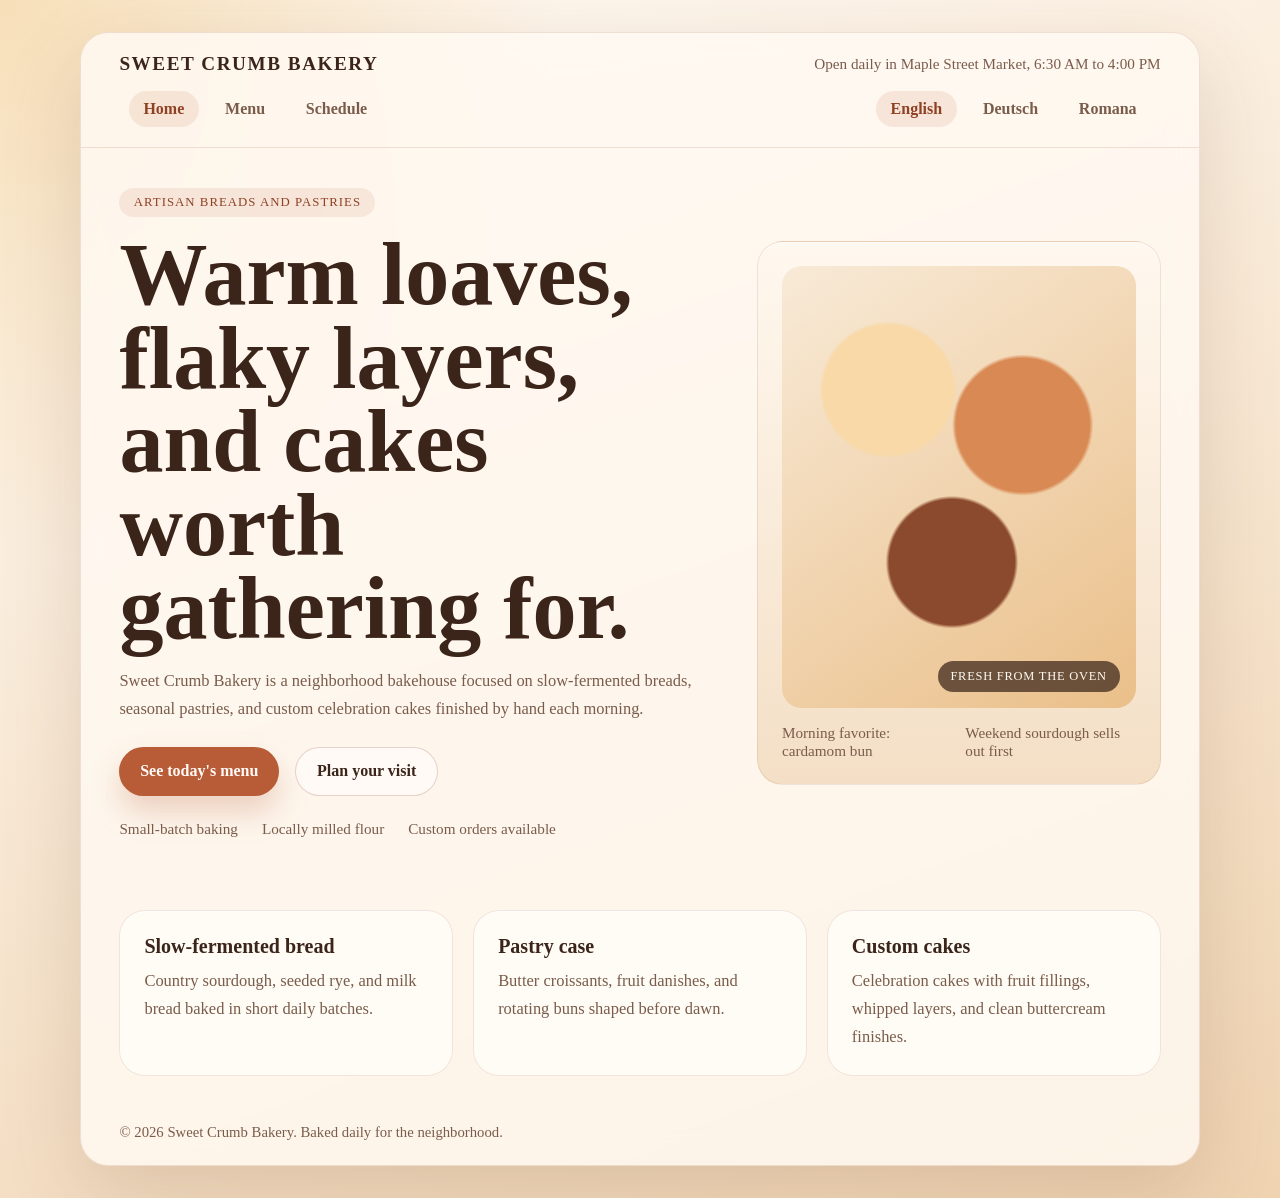
<file: index.html>
<!DOCTYPE html>
<html lang="en">
<head>
  <meta charset="UTF-8" />
  <meta name="viewport" content="width=device-width, initial-scale=1.0" />
  <meta name="description" content="Sweet Crumb Bakery crafts small-batch breads, pastries, and celebration cakes daily." />
  <title>Sweet Crumb Bakery | Home</title>
  <link rel="stylesheet" href="styles.css" />
</head>
<body>
  <main class="page">
    <header class="topbar">
      <div class="brand">Sweet Crumb Bakery</div>
      <div class="status">Open daily in Maple Street Market, 6:30 AM to 4:00 PM</div>
    </header>
    <nav class="navbar" aria-label="Main navigation">
      <div class="nav-links">
        <a class="nav-link active" href="index.html">Home</a>
        <a class="nav-link" href="menu.html">Menu</a>
        <a class="nav-link" href="schedule.html">Schedule</a>
      </div>
      <div class="language-links" aria-label="Language navigation">
        <a class="language-link active" href="index.html" lang="en">English</a>
        <a class="language-link" href="index-de.html" lang="de">Deutsch</a>
        <a class="language-link" href="index-ro.html" lang="ro">Romana</a>
      </div>
    </nav>

    <section class="hero">
      <div class="hero-copy">
        <span class="eyebrow">Artisan breads and pastries</span>
        <h1>Warm loaves, flaky layers, and cakes worth gathering for.</h1>
        <p>
          Sweet Crumb Bakery is a neighborhood bakehouse focused on slow-fermented breads,
          seasonal pastries, and custom celebration cakes finished by hand each morning.
        </p>
        <div class="cta-row">
          <a class="button primary" href="menu.html">See today's menu</a>
          <a class="button secondary" href="schedule.html">Plan your visit</a>
        </div>
        <div class="hero-notes">
          <span>Small-batch baking</span>
          <span>Locally milled flour</span>
          <span>Custom orders available</span>
        </div>
      </div>

      <aside class="hero-card" aria-label="Featured bakery selection">
        <div class="pastry-art" data-label="Fresh from the oven" role="img" aria-label="Illustrated assortment of pastries and bread"></div>
        <div class="card-caption">
          <span>Morning favorite: cardamom bun</span>
          <span>Weekend sourdough sells out first</span>
        </div>
      </aside>
    </section>

    <section class="section">
      <div class="grid-3">
        <article class="card">
          <h3>Slow-fermented bread</h3>
          <p>Country sourdough, seeded rye, and milk bread baked in short daily batches.</p>
        </article>
        <article class="card">
          <h3>Pastry case</h3>
          <p>Butter croissants, fruit danishes, and rotating buns shaped before dawn.</p>
        </article>
        <article class="card">
          <h3>Custom cakes</h3>
          <p>Celebration cakes with fruit fillings, whipped layers, and clean buttercream finishes.</p>
        </article>
      </div>
    </section>

    <footer class="footer">
      &copy; <span data-year></span> Sweet Crumb Bakery. Baked daily for the neighborhood.
    </footer>
  </main>
  <script src="script.js"></script>
</body>
</html>
</file>
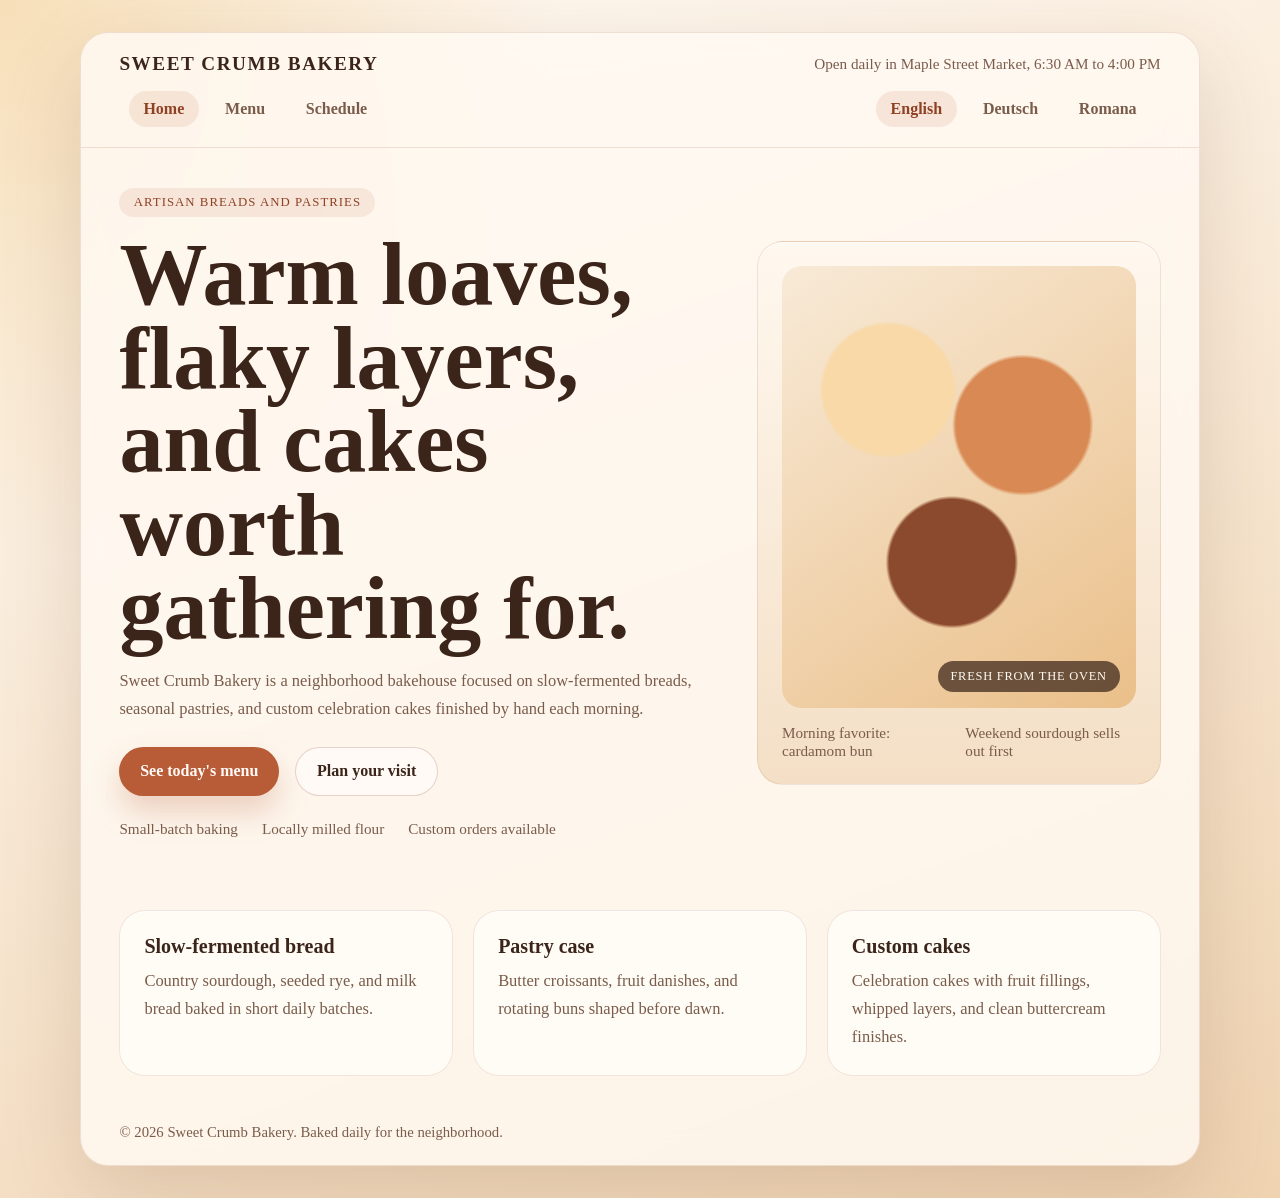
<file: s3_bucket/index.html>
<!DOCTYPE html>
<html lang="en">
<head>
  <meta charset="UTF-8" />
  <meta name="viewport" content="width=device-width, initial-scale=1.0" />
  <meta name="description" content="Sweet Crumb Bakery crafts small-batch breads, pastries, and celebration cakes daily." />
  <title>Sweet Crumb Bakery | Home | Run</title>
  <link rel="stylesheet" href="styles.css" />
</head>
<body>
  <main class="page">
    <header class="topbar">
      <div class="brand">Sweet Crumb Bakery</div>
      <div class="status">Open daily in Maple Street Market, 6:30 AM to 4:00 PM</div>
    </header>
    <nav class="navbar" aria-label="Main navigation">
      <div class="nav-links">
        <a class="nav-link active" href="index.html">Home</a>
        <a class="nav-link" href="menu.html">Menu</a>
        <a class="nav-link" href="schedule.html">Schedule</a>
      </div>
      <div class="language-links" aria-label="Language navigation">
        <a class="language-link active" href="index.html" lang="en">English</a>
        <a class="language-link" href="index-de.html" lang="de">Deutsch</a>
        <a class="language-link" href="index-ro.html" lang="ro">Romana</a>
      </div>
    </nav>

    <section class="hero">
      <div class="hero-copy">
        <span class="eyebrow">Artisan breads and pastries</span>
        <h1>Warm loaves, flaky layers, and cakes worth gathering for.</h1>
        <p>
          Sweet Crumb Bakery is a neighborhood bakehouse focused on slow-fermented breads,
          seasonal pastries, and custom celebration cakes finished by hand each morning.
        </p>
        <div class="cta-row">
          <a class="button primary" href="menu.html">See today's menu</a>
          <a class="button secondary" href="schedule.html">Plan your visit</a>
        </div>
        <div class="hero-notes">
          <span>Small-batch baking</span>
          <span>Locally milled flour</span>
          <span>Custom orders available</span>
        </div>
      </div>

      <aside class="hero-card" aria-label="Featured bakery selection">
        <div class="pastry-art" data-label="Fresh from the oven" role="img" aria-label="Illustrated assortment of pastries and bread"></div>
        <div class="card-caption">
          <span>Morning favorite: cardamom bun</span>
          <span>Weekend sourdough sells out first</span>
        </div>
      </aside>
    </section>

    <section class="section">
      <div class="grid-3">
        <article class="card">
          <h3>Slow-fermented bread</h3>
          <p>Country sourdough, seeded rye, and milk bread baked in short daily batches.</p>
        </article>
        <article class="card">
          <h3>Pastry case</h3>
          <p>Butter croissants, fruit danishes, and rotating buns shaped before dawn.</p>
        </article>
        <article class="card">
          <h3>Custom cakes</h3>
          <p>Celebration cakes with fruit fillings, whipped layers, and clean buttercream finishes.</p>
        </article>
      </div>
    </section>

    <footer class="footer">
      &copy; <span data-year></span> Sweet Crumb Bakery. Baked daily for the neighborhood.
    </footer>
  </main>
  <script src="script.js"></script>
</body>
</html>
</file>
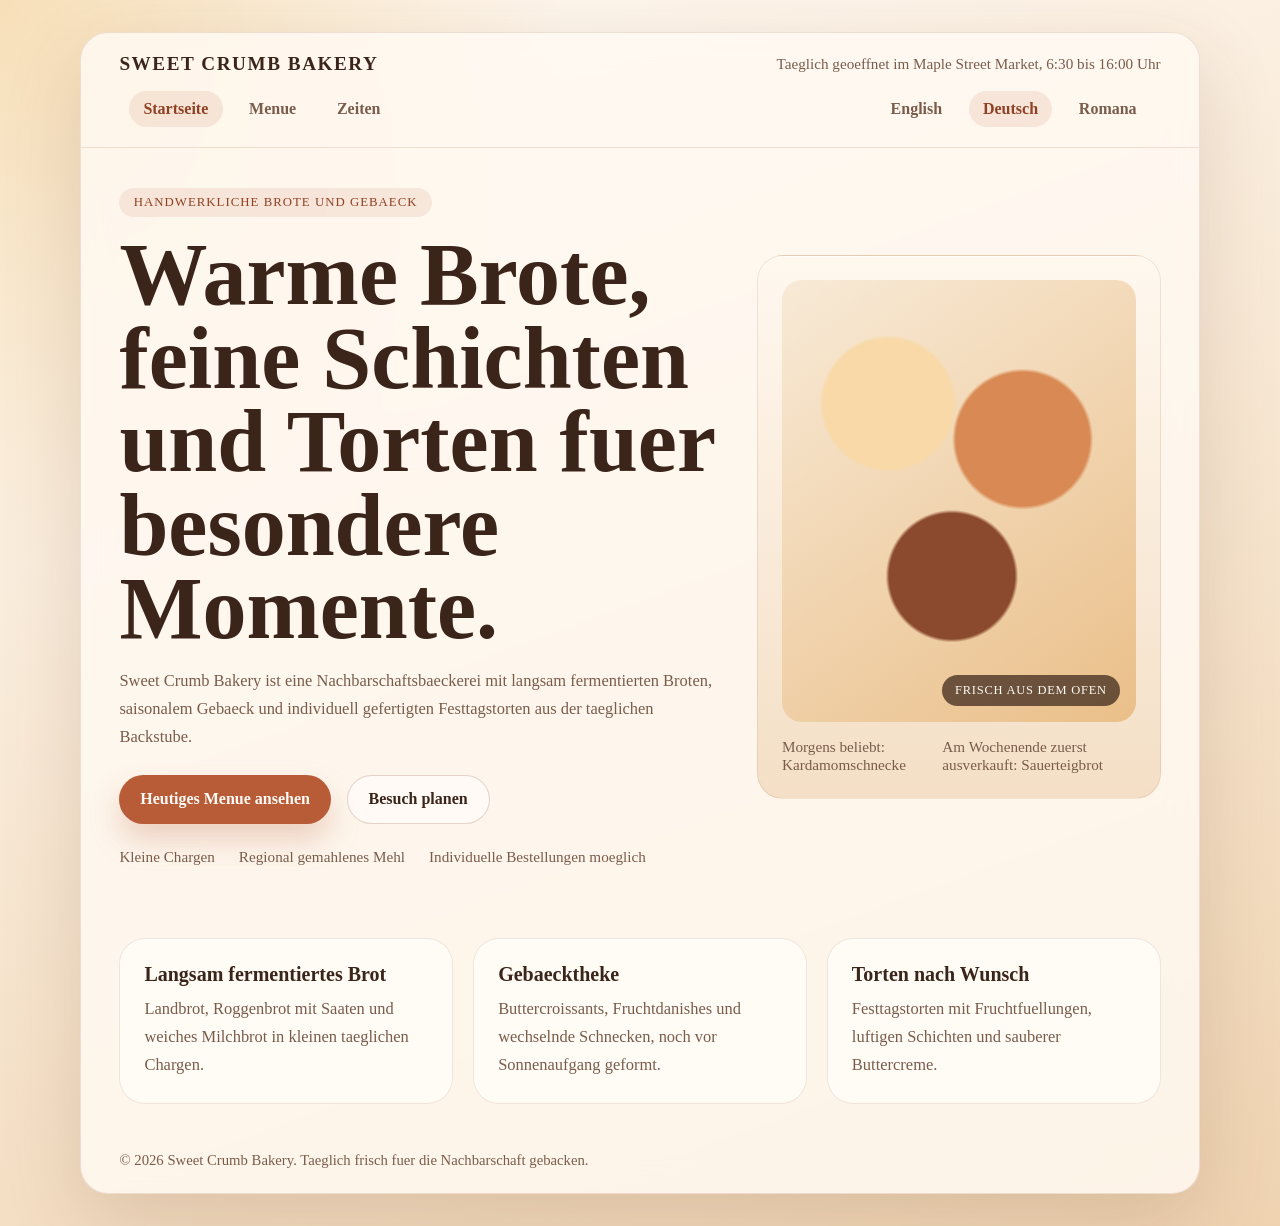
<file: index-de.html>
<!DOCTYPE html>
<html lang="de">
<head>
  <meta charset="UTF-8" />
  <meta name="viewport" content="width=device-width, initial-scale=1.0" />
  <meta name="description" content="Sweet Crumb Bakery backt taeglich handwerkliche Brote, Gebaeck und Torten." />
  <title>Sweet Crumb Bakery | Startseite</title>
  <link rel="stylesheet" href="styles.css" />
</head>
<body>
  <main class="page">
    <header class="topbar">
      <div class="brand">Sweet Crumb Bakery</div>
      <div class="status">Taeglich geoeffnet im Maple Street Market, 6:30 bis 16:00 Uhr</div>
    </header>
    <nav class="navbar" aria-label="Hauptnavigation">
      <div class="nav-links">
        <a class="nav-link active" href="index-de.html">Startseite</a>
        <a class="nav-link" href="menu-de.html">Menue</a>
        <a class="nav-link" href="schedule-de.html">Zeiten</a>
      </div>
      <div class="language-links" aria-label="Sprachauswahl">
        <a class="language-link" href="index.html" lang="en">English</a>
        <a class="language-link active" href="index-de.html" lang="de">Deutsch</a>
        <a class="language-link" href="index-ro.html" lang="ro">Romana</a>
      </div>
    </nav>

    <section class="hero">
      <div class="hero-copy">
        <span class="eyebrow">Handwerkliche Brote und Gebaeck</span>
        <h1>Warme Brote, feine Schichten und Torten fuer besondere Momente.</h1>
        <p>
          Sweet Crumb Bakery ist eine Nachbarschaftsbaeckerei mit langsam fermentierten Broten,
          saisonalem Gebaeck und individuell gefertigten Festtagstorten aus der taeglichen Backstube.
        </p>
        <div class="cta-row">
          <a class="button primary" href="menu-de.html">Heutiges Menue ansehen</a>
          <a class="button secondary" href="schedule-de.html">Besuch planen</a>
        </div>
        <div class="hero-notes">
          <span>Kleine Chargen</span>
          <span>Regional gemahlenes Mehl</span>
          <span>Individuelle Bestellungen moeglich</span>
        </div>
      </div>

      <aside class="hero-card" aria-label="Auswahl aus der Backstube">
        <div class="pastry-art" data-label="Frisch aus dem Ofen" role="img" aria-label="Illustrierte Auswahl an Gebaeck und Brot"></div>
        <div class="card-caption">
          <span>Morgens beliebt: Kardamomschnecke</span>
          <span>Am Wochenende zuerst ausverkauft: Sauerteigbrot</span>
        </div>
      </aside>
    </section>

    <section class="section">
      <div class="grid-3">
        <article class="card">
          <h3>Langsam fermentiertes Brot</h3>
          <p>Landbrot, Roggenbrot mit Saaten und weiches Milchbrot in kleinen taeglichen Chargen.</p>
        </article>
        <article class="card">
          <h3>Gebaecktheke</h3>
          <p>Buttercroissants, Fruchtdanishes und wechselnde Schnecken, noch vor Sonnenaufgang geformt.</p>
        </article>
        <article class="card">
          <h3>Torten nach Wunsch</h3>
          <p>Festtagstorten mit Fruchtfuellungen, luftigen Schichten und sauberer Buttercreme.</p>
        </article>
      </div>
    </section>

    <footer class="footer">
      &copy; <span data-year></span> Sweet Crumb Bakery. Taeglich frisch fuer die Nachbarschaft gebacken.
    </footer>
  </main>
  <script src="script.js"></script>
</body>
</html>
</file>
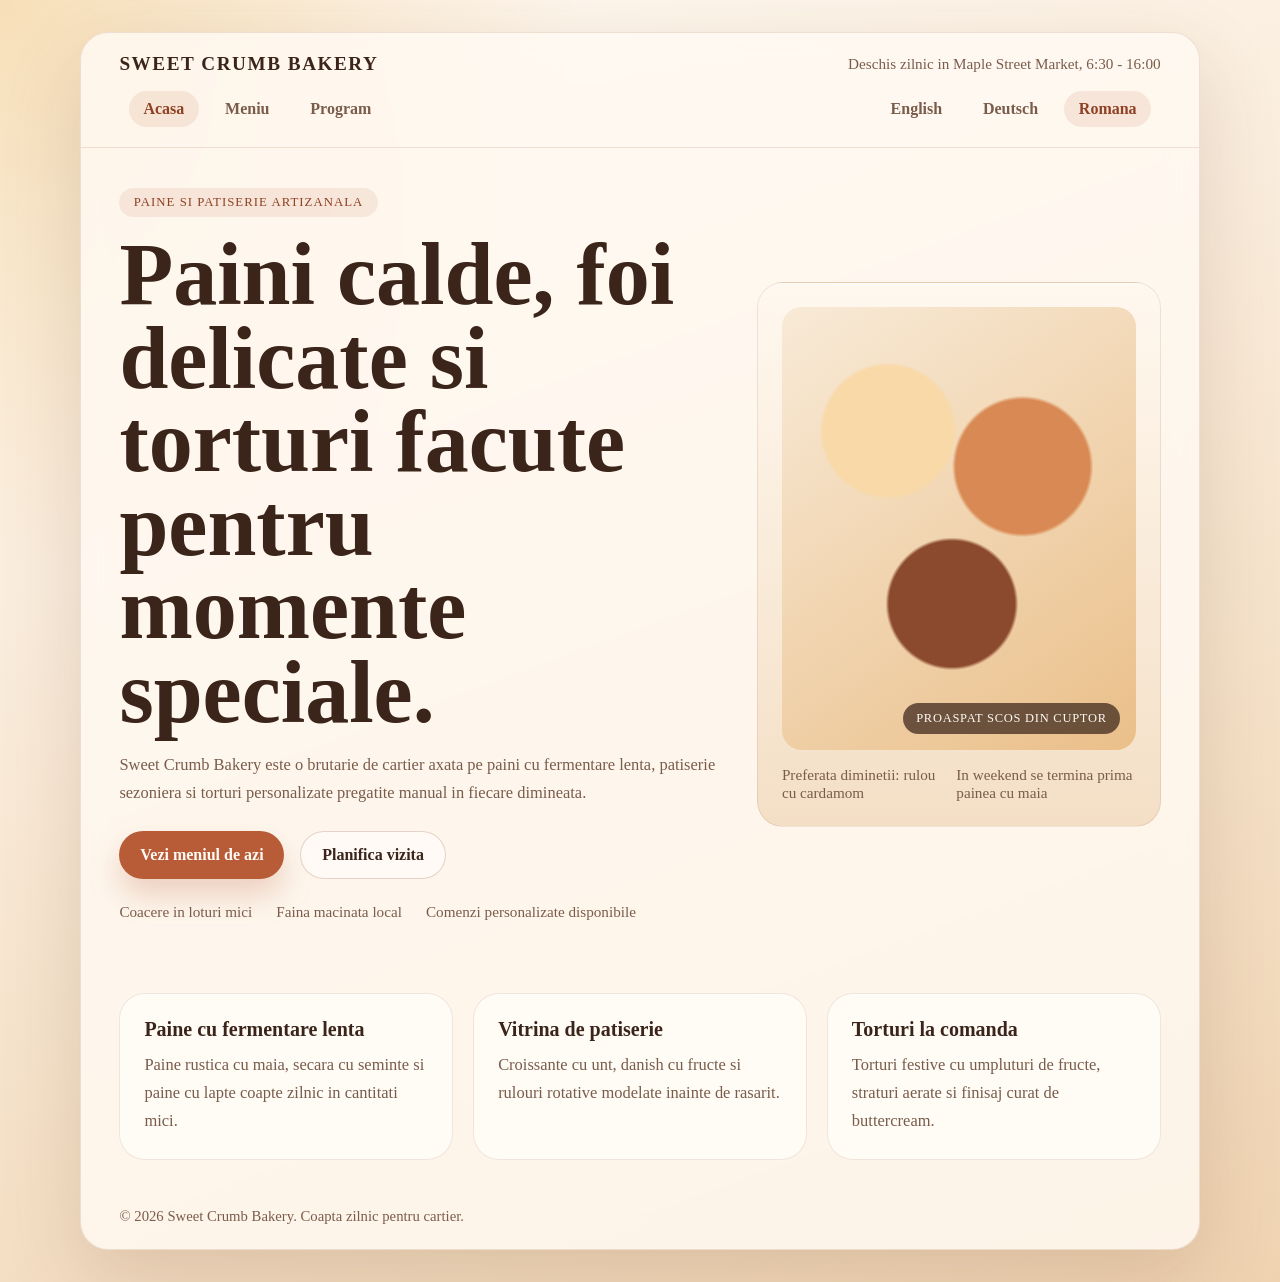
<file: index-ro.html>
<!DOCTYPE html>
<html lang="ro">
<head>
  <meta charset="UTF-8" />
  <meta name="viewport" content="width=device-width, initial-scale=1.0" />
  <meta name="description" content="Sweet Crumb Bakery pregateste zilnic paine artizanala, produse de patiserie si torturi." />
  <title>Sweet Crumb Bakery | Acasa</title>
  <link rel="stylesheet" href="styles.css" />
</head>
<body>
  <main class="page">
    <header class="topbar">
      <div class="brand">Sweet Crumb Bakery</div>
      <div class="status">Deschis zilnic in Maple Street Market, 6:30 - 16:00</div>
    </header>
    <nav class="navbar" aria-label="Navigatie principala">
      <div class="nav-links">
        <a class="nav-link active" href="index-ro.html">Acasa</a>
        <a class="nav-link" href="menu-ro.html">Meniu</a>
        <a class="nav-link" href="schedule-ro.html">Program</a>
      </div>
      <div class="language-links" aria-label="Selector limba">
        <a class="language-link" href="index.html" lang="en">English</a>
        <a class="language-link" href="index-de.html" lang="de">Deutsch</a>
        <a class="language-link active" href="index-ro.html" lang="ro">Romana</a>
      </div>
    </nav>

    <section class="hero">
      <div class="hero-copy">
        <span class="eyebrow">Paine si patiserie artizanala</span>
        <h1>Paini calde, foi delicate si torturi facute pentru momente speciale.</h1>
        <p>
          Sweet Crumb Bakery este o brutarie de cartier axata pe paini cu fermentare lenta,
          patiserie sezoniera si torturi personalizate pregatite manual in fiecare dimineata.
        </p>
        <div class="cta-row">
          <a class="button primary" href="menu-ro.html">Vezi meniul de azi</a>
          <a class="button secondary" href="schedule-ro.html">Planifica vizita</a>
        </div>
        <div class="hero-notes">
          <span>Coacere in loturi mici</span>
          <span>Faina macinata local</span>
          <span>Comenzi personalizate disponibile</span>
        </div>
      </div>

      <aside class="hero-card" aria-label="Selectie reprezentativa din brutarie">
        <div class="pastry-art" data-label="Proaspat scos din cuptor" role="img" aria-label="Ilustratie cu produse de patiserie si paine"></div>
        <div class="card-caption">
          <span>Preferata diminetii: rulou cu cardamom</span>
          <span>In weekend se termina prima painea cu maia</span>
        </div>
      </aside>
    </section>

    <section class="section">
      <div class="grid-3">
        <article class="card">
          <h3>Paine cu fermentare lenta</h3>
          <p>Paine rustica cu maia, secara cu seminte si paine cu lapte coapte zilnic in cantitati mici.</p>
        </article>
        <article class="card">
          <h3>Vitrina de patiserie</h3>
          <p>Croissante cu unt, danish cu fructe si rulouri rotative modelate inainte de rasarit.</p>
        </article>
        <article class="card">
          <h3>Torturi la comanda</h3>
          <p>Torturi festive cu umpluturi de fructe, straturi aerate si finisaj curat de buttercream.</p>
        </article>
      </div>
    </section>

    <footer class="footer">
      &copy; <span data-year></span> Sweet Crumb Bakery. Coapta zilnic pentru cartier.
    </footer>
  </main>
  <script src="script.js"></script>
</body>
</html>
</file>
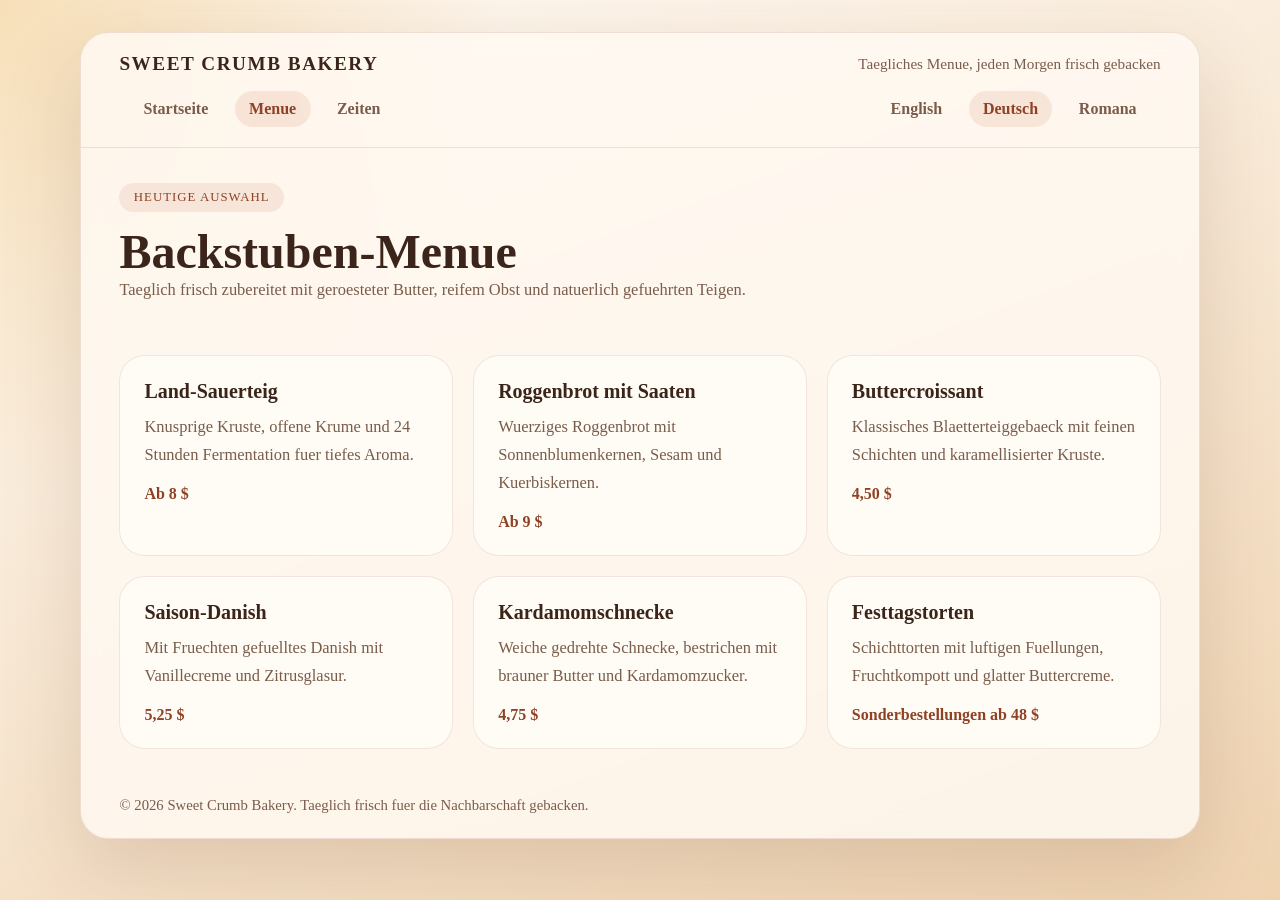
<file: menu-de.html>
<!DOCTYPE html>
<html lang="de">
<head>
  <meta charset="UTF-8" />
  <meta name="viewport" content="width=device-width, initial-scale=1.0" />
  <meta name="description" content="Entdecken Sie das taegliche Menue der Sweet Crumb Bakery." />
  <title>Sweet Crumb Bakery | Menue</title>
  <link rel="stylesheet" href="styles.css" />
</head>
<body>
  <main class="page">
    <header class="topbar">
      <div class="brand">Sweet Crumb Bakery</div>
      <div class="status">Taegliches Menue, jeden Morgen frisch gebacken</div>
    </header>
    <nav class="navbar" aria-label="Hauptnavigation">
      <div class="nav-links">
        <a class="nav-link" href="index-de.html">Startseite</a>
        <a class="nav-link active" href="menu-de.html">Menue</a>
        <a class="nav-link" href="schedule-de.html">Zeiten</a>
      </div>
      <div class="language-links" aria-label="Sprachauswahl">
        <a class="language-link" href="menu.html" lang="en">English</a>
        <a class="language-link active" href="menu-de.html" lang="de">Deutsch</a>
        <a class="language-link" href="menu-ro.html" lang="ro">Romana</a>
      </div>
    </nav>

    <section class="subhero">
      <span class="eyebrow">Heutige Auswahl</span>
      <h2>Backstuben-Menue</h2>
      <p>Taeglich frisch zubereitet mit geroesteter Butter, reifem Obst und natuerlich gefuehrten Teigen.</p>
    </section>

    <section class="section">
      <div class="grid-3">
        <article class="card">
          <h3>Land-Sauerteig</h3>
          <p>Knusprige Kruste, offene Krume und 24 Stunden Fermentation fuer tiefes Aroma.</p>
          <div class="price">Ab 8 $</div>
        </article>
        <article class="card">
          <h3>Roggenbrot mit Saaten</h3>
          <p>Wuerziges Roggenbrot mit Sonnenblumenkernen, Sesam und Kuerbiskernen.</p>
          <div class="price">Ab 9 $</div>
        </article>
        <article class="card">
          <h3>Buttercroissant</h3>
          <p>Klassisches Blaetterteiggebaeck mit feinen Schichten und karamellisierter Kruste.</p>
          <div class="price">4,50 $</div>
        </article>
        <article class="card">
          <h3>Saison-Danish</h3>
          <p>Mit Fruechten gefuelltes Danish mit Vanillecreme und Zitrusglasur.</p>
          <div class="price">5,25 $</div>
        </article>
        <article class="card">
          <h3>Kardamomschnecke</h3>
          <p>Weiche gedrehte Schnecke, bestrichen mit brauner Butter und Kardamomzucker.</p>
          <div class="price">4,75 $</div>
        </article>
        <article class="card">
          <h3>Festtagstorten</h3>
          <p>Schichttorten mit luftigen Fuellungen, Fruchtkompott und glatter Buttercreme.</p>
          <div class="price">Sonderbestellungen ab 48 $</div>
        </article>
      </div>
    </section>

    <footer class="footer">
      &copy; <span data-year></span> Sweet Crumb Bakery. Taeglich frisch fuer die Nachbarschaft gebacken.
    </footer>
  </main>
  <script src="script.js"></script>
</body>
</html>
</file>
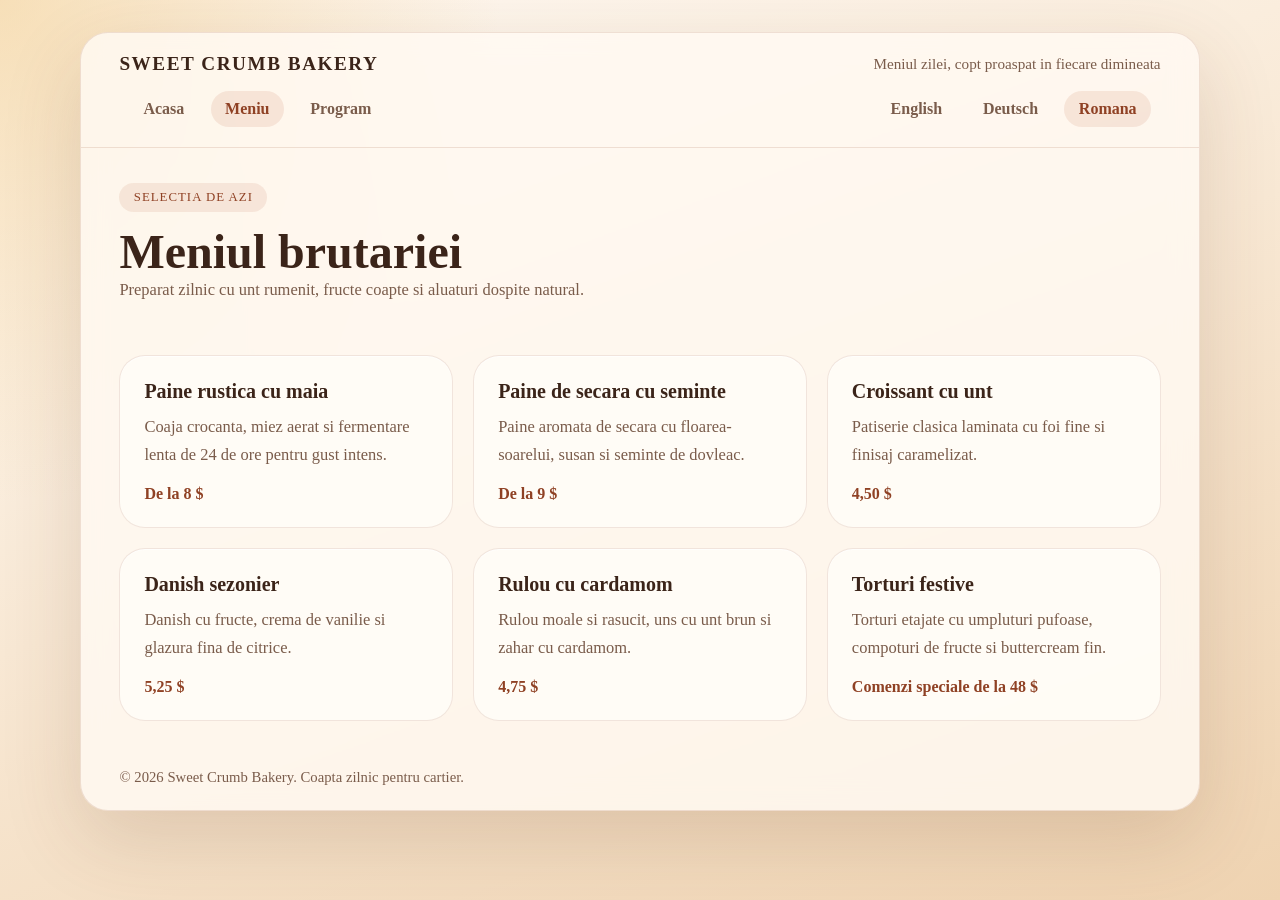
<file: menu-ro.html>
<!DOCTYPE html>
<html lang="ro">
<head>
  <meta charset="UTF-8" />
  <meta name="viewport" content="width=device-width, initial-scale=1.0" />
  <meta name="description" content="Descopera meniul zilnic al brutariei Sweet Crumb Bakery." />
  <title>Sweet Crumb Bakery | Meniu</title>
  <link rel="stylesheet" href="styles.css" />
</head>
<body>
  <main class="page">
    <header class="topbar">
      <div class="brand">Sweet Crumb Bakery</div>
      <div class="status">Meniul zilei, copt proaspat in fiecare dimineata</div>
    </header>
    <nav class="navbar" aria-label="Navigatie principala">
      <div class="nav-links">
        <a class="nav-link" href="index-ro.html">Acasa</a>
        <a class="nav-link active" href="menu-ro.html">Meniu</a>
        <a class="nav-link" href="schedule-ro.html">Program</a>
      </div>
      <div class="language-links" aria-label="Selector limba">
        <a class="language-link" href="menu.html" lang="en">English</a>
        <a class="language-link" href="menu-de.html" lang="de">Deutsch</a>
        <a class="language-link active" href="menu-ro.html" lang="ro">Romana</a>
      </div>
    </nav>

    <section class="subhero">
      <span class="eyebrow">Selectia de azi</span>
      <h2>Meniul brutariei</h2>
      <p>Preparat zilnic cu unt rumenit, fructe coapte si aluaturi dospite natural.</p>
    </section>

    <section class="section">
      <div class="grid-3">
        <article class="card">
          <h3>Paine rustica cu maia</h3>
          <p>Coaja crocanta, miez aerat si fermentare lenta de 24 de ore pentru gust intens.</p>
          <div class="price">De la 8 $</div>
        </article>
        <article class="card">
          <h3>Paine de secara cu seminte</h3>
          <p>Paine aromata de secara cu floarea-soarelui, susan si seminte de dovleac.</p>
          <div class="price">De la 9 $</div>
        </article>
        <article class="card">
          <h3>Croissant cu unt</h3>
          <p>Patiserie clasica laminata cu foi fine si finisaj caramelizat.</p>
          <div class="price">4,50 $</div>
        </article>
        <article class="card">
          <h3>Danish sezonier</h3>
          <p>Danish cu fructe, crema de vanilie si glazura fina de citrice.</p>
          <div class="price">5,25 $</div>
        </article>
        <article class="card">
          <h3>Rulou cu cardamom</h3>
          <p>Rulou moale si rasucit, uns cu unt brun si zahar cu cardamom.</p>
          <div class="price">4,75 $</div>
        </article>
        <article class="card">
          <h3>Torturi festive</h3>
          <p>Torturi etajate cu umpluturi pufoase, compoturi de fructe si buttercream fin.</p>
          <div class="price">Comenzi speciale de la 48 $</div>
        </article>
      </div>
    </section>

    <footer class="footer">
      &copy; <span data-year></span> Sweet Crumb Bakery. Coapta zilnic pentru cartier.
    </footer>
  </main>
  <script src="script.js"></script>
</body>
</html>
</file>
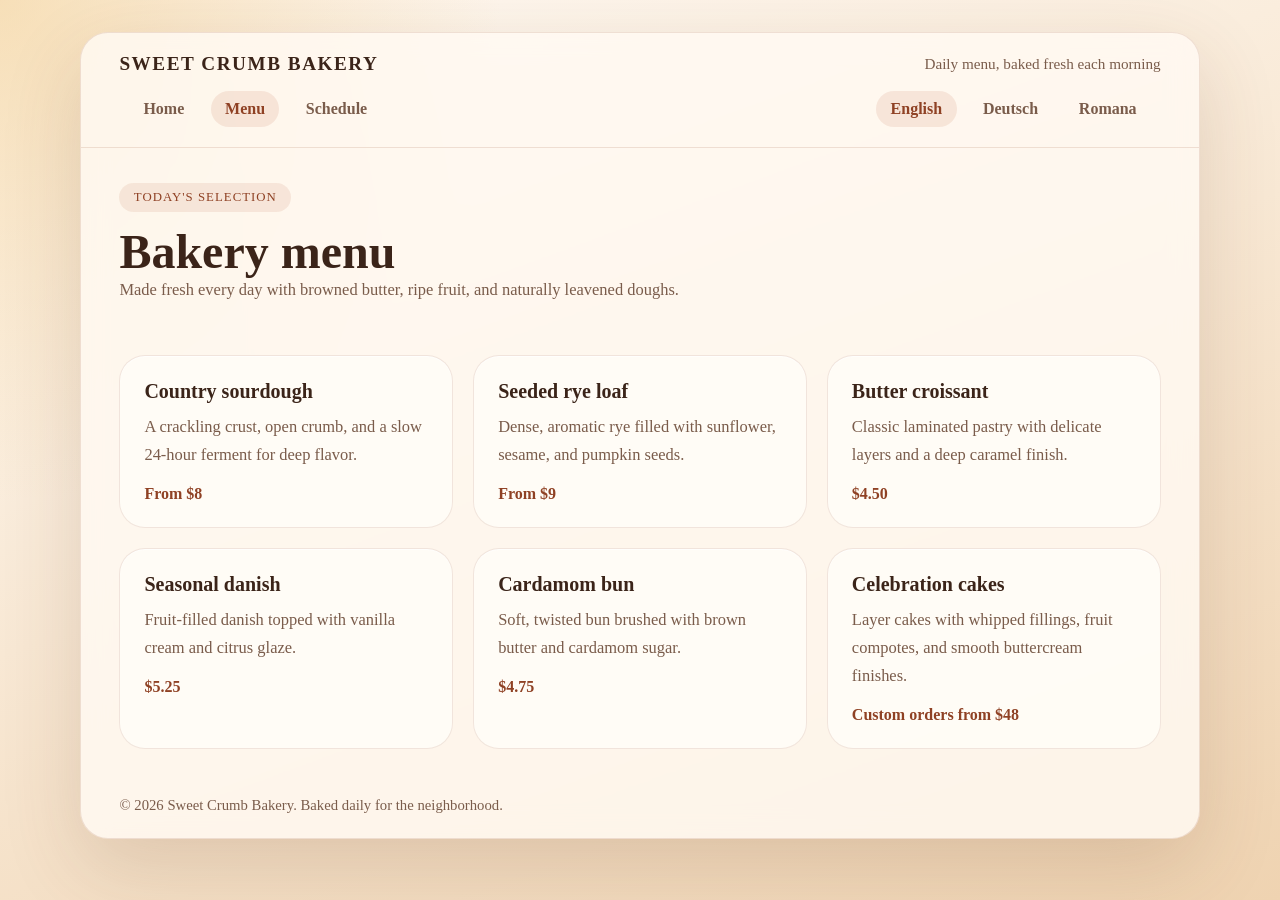
<file: menu.html>
<!DOCTYPE html>
<html lang="en">
<head>
  <meta charset="UTF-8" />
  <meta name="viewport" content="width=device-width, initial-scale=1.0" />
  <meta name="description" content="Browse the daily bakery menu at Sweet Crumb Bakery." />
  <title>Sweet Crumb Bakery | Menu</title>
  <link rel="stylesheet" href="styles.css" />
</head>
<body>
  <main class="page">
    <header class="topbar">
      <div class="brand">Sweet Crumb Bakery</div>
      <div class="status">Daily menu, baked fresh each morning</div>
    </header>
    <nav class="navbar" aria-label="Main navigation">
      <div class="nav-links">
        <a class="nav-link" href="index.html">Home</a>
        <a class="nav-link active" href="menu.html">Menu</a>
        <a class="nav-link" href="schedule.html">Schedule</a>
      </div>
      <div class="language-links" aria-label="Language navigation">
        <a class="language-link active" href="menu.html" lang="en">English</a>
        <a class="language-link" href="menu-de.html" lang="de">Deutsch</a>
        <a class="language-link" href="menu-ro.html" lang="ro">Romana</a>
      </div>
    </nav>

    <section class="subhero">
      <span class="eyebrow">Today's selection</span>
      <h2>Bakery menu</h2>
      <p>Made fresh every day with browned butter, ripe fruit, and naturally leavened doughs.</p>
    </section>

    <section class="section">
      <div class="grid-3">
        <article class="card">
          <h3>Country sourdough</h3>
          <p>A crackling crust, open crumb, and a slow 24-hour ferment for deep flavor.</p>
          <div class="price">From $8</div>
        </article>
        <article class="card">
          <h3>Seeded rye loaf</h3>
          <p>Dense, aromatic rye filled with sunflower, sesame, and pumpkin seeds.</p>
          <div class="price">From $9</div>
        </article>
        <article class="card">
          <h3>Butter croissant</h3>
          <p>Classic laminated pastry with delicate layers and a deep caramel finish.</p>
          <div class="price">$4.50</div>
        </article>
        <article class="card">
          <h3>Seasonal danish</h3>
          <p>Fruit-filled danish topped with vanilla cream and citrus glaze.</p>
          <div class="price">$5.25</div>
        </article>
        <article class="card">
          <h3>Cardamom bun</h3>
          <p>Soft, twisted bun brushed with brown butter and cardamom sugar.</p>
          <div class="price">$4.75</div>
        </article>
        <article class="card">
          <h3>Celebration cakes</h3>
          <p>Layer cakes with whipped fillings, fruit compotes, and smooth buttercream finishes.</p>
          <div class="price">Custom orders from $48</div>
        </article>
      </div>
    </section>

    <footer class="footer">
      &copy; <span data-year></span> Sweet Crumb Bakery. Baked daily for the neighborhood.
    </footer>
  </main>
  <script src="script.js"></script>
</body>
</html>
</file>
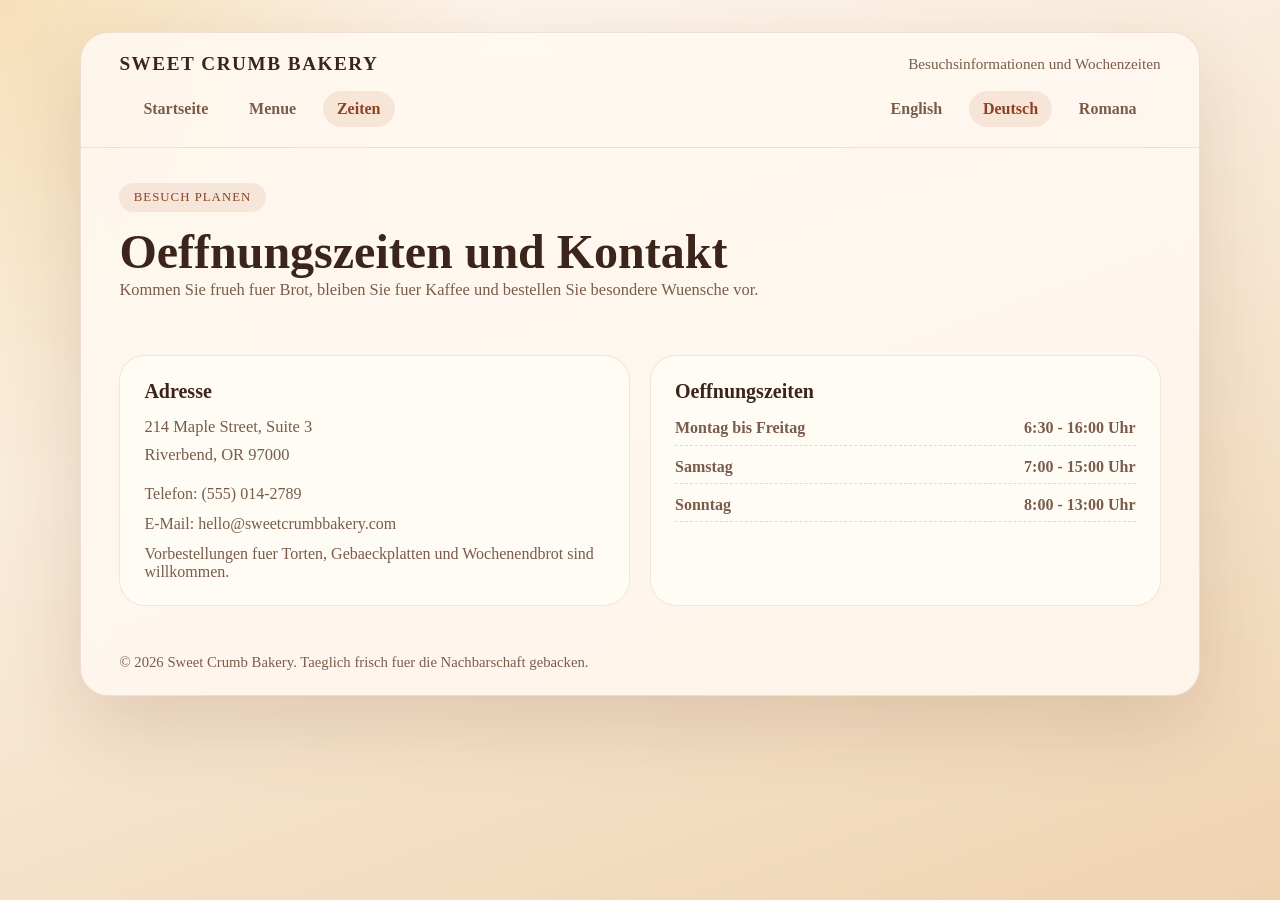
<file: schedule-de.html>
<!DOCTYPE html>
<html lang="de">
<head>
  <meta charset="UTF-8" />
  <meta name="viewport" content="width=device-width, initial-scale=1.0" />
  <meta name="description" content="Besuchen Sie die Sweet Crumb Bakery und sehen Sie Oeffnungszeiten und Kontaktinformationen." />
  <title>Sweet Crumb Bakery | Zeiten</title>
  <link rel="stylesheet" href="styles.css" />
</head>
<body>
  <main class="page">
    <header class="topbar">
      <div class="brand">Sweet Crumb Bakery</div>
      <div class="status">Besuchsinformationen und Wochenzeiten</div>
    </header>
    <nav class="navbar" aria-label="Hauptnavigation">
      <div class="nav-links">
        <a class="nav-link" href="index-de.html">Startseite</a>
        <a class="nav-link" href="menu-de.html">Menue</a>
        <a class="nav-link active" href="schedule-de.html">Zeiten</a>
      </div>
      <div class="language-links" aria-label="Sprachauswahl">
        <a class="language-link" href="schedule.html" lang="en">English</a>
        <a class="language-link active" href="schedule-de.html" lang="de">Deutsch</a>
        <a class="language-link" href="schedule-ro.html" lang="ro">Romana</a>
      </div>
    </nav>

    <section class="subhero">
      <span class="eyebrow">Besuch planen</span>
      <h2>Oeffnungszeiten und Kontakt</h2>
      <p>Kommen Sie frueh fuer Brot, bleiben Sie fuer Kaffee und bestellen Sie besondere Wuensche vor.</p>
    </section>

    <section class="section">
      <div class="grid-2">
        <article class="panel">
          <h3>Adresse</h3>
          <p>214 Maple Street, Suite 3<br />Riverbend, OR 97000</p>
          <div class="list">
            <span>Telefon: (555) 014-2789</span>
            <span>E-Mail: hello@sweetcrumbbakery.com</span>
            <span>Vorbestellungen fuer Torten, Gebaeckplatten und Wochenendbrot sind willkommen.</span>
          </div>
        </article>
        <article class="panel">
          <h3>Oeffnungszeiten</h3>
          <div class="list">
            <span class="hours-row"><strong>Montag bis Freitag</strong><strong>6:30 - 16:00 Uhr</strong></span>
            <span class="hours-row"><strong>Samstag</strong><strong>7:00 - 15:00 Uhr</strong></span>
            <span class="hours-row"><strong>Sonntag</strong><strong>8:00 - 13:00 Uhr</strong></span>
          </div>
        </article>
      </div>
    </section>

    <footer class="footer">
      &copy; <span data-year></span> Sweet Crumb Bakery. Taeglich frisch fuer die Nachbarschaft gebacken.
    </footer>
  </main>
  <script src="script.js"></script>
</body>
</html>
</file>
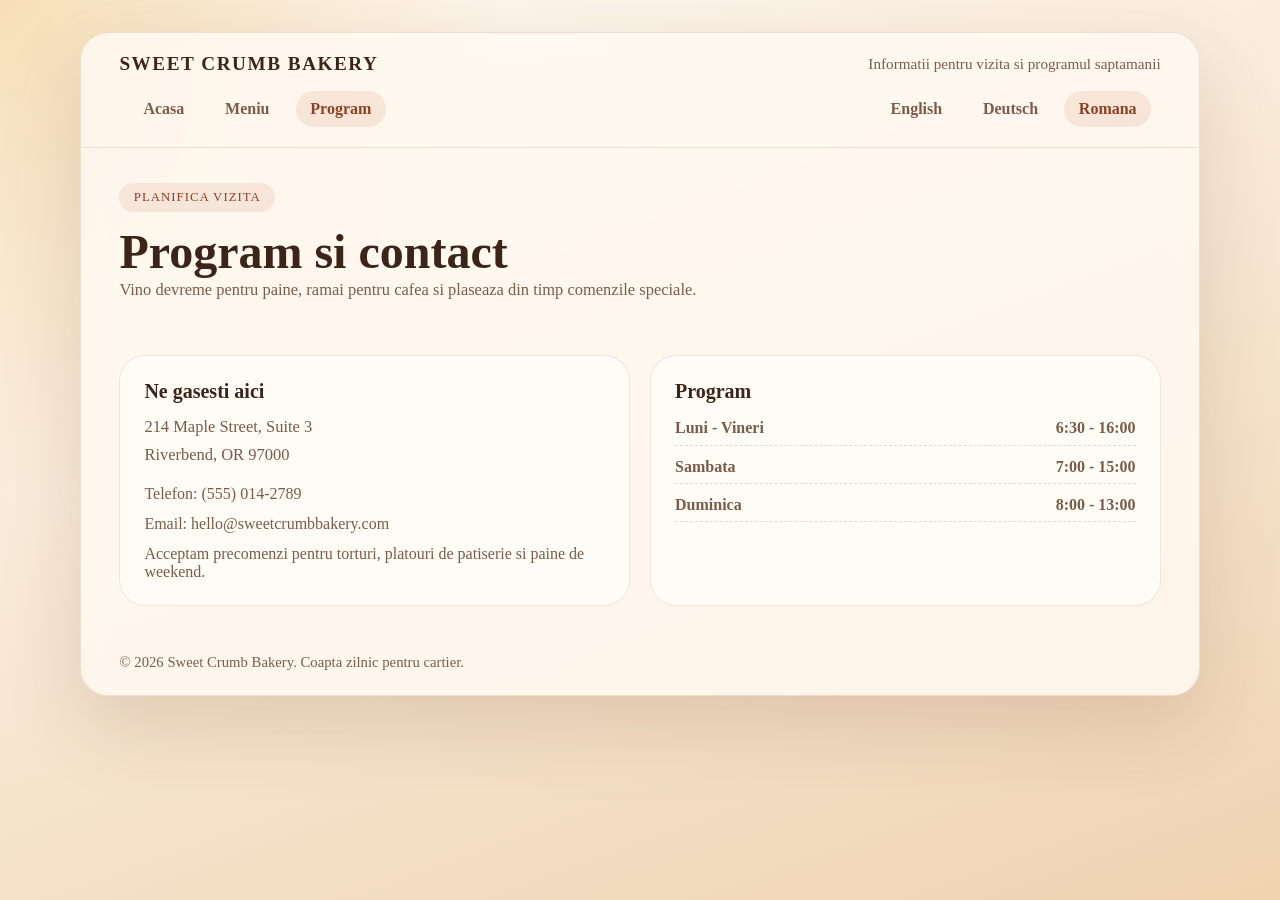
<file: schedule-ro.html>
<!DOCTYPE html>
<html lang="ro">
<head>
  <meta charset="UTF-8" />
  <meta name="viewport" content="width=device-width, initial-scale=1.0" />
  <meta name="description" content="Viziteaza Sweet Crumb Bakery si vezi programul, adresa si datele de contact." />
  <title>Sweet Crumb Bakery | Program</title>
  <link rel="stylesheet" href="styles.css" />
</head>
<body>
  <main class="page">
    <header class="topbar">
      <div class="brand">Sweet Crumb Bakery</div>
      <div class="status">Informatii pentru vizita si programul saptamanii</div>
    </header>
    <nav class="navbar" aria-label="Navigatie principala">
      <div class="nav-links">
        <a class="nav-link" href="index-ro.html">Acasa</a>
        <a class="nav-link" href="menu-ro.html">Meniu</a>
        <a class="nav-link active" href="schedule-ro.html">Program</a>
      </div>
      <div class="language-links" aria-label="Selector limba">
        <a class="language-link" href="schedule.html" lang="en">English</a>
        <a class="language-link" href="schedule-de.html" lang="de">Deutsch</a>
        <a class="language-link active" href="schedule-ro.html" lang="ro">Romana</a>
      </div>
    </nav>

    <section class="subhero">
      <span class="eyebrow">Planifica vizita</span>
      <h2>Program si contact</h2>
      <p>Vino devreme pentru paine, ramai pentru cafea si plaseaza din timp comenzile speciale.</p>
    </section>

    <section class="section">
      <div class="grid-2">
        <article class="panel">
          <h3>Ne gasesti aici</h3>
          <p>214 Maple Street, Suite 3<br />Riverbend, OR 97000</p>
          <div class="list">
            <span>Telefon: (555) 014-2789</span>
            <span>Email: hello@sweetcrumbbakery.com</span>
            <span>Acceptam precomenzi pentru torturi, platouri de patiserie si paine de weekend.</span>
          </div>
        </article>
        <article class="panel">
          <h3>Program</h3>
          <div class="list">
            <span class="hours-row"><strong>Luni - Vineri</strong><strong>6:30 - 16:00</strong></span>
            <span class="hours-row"><strong>Sambata</strong><strong>7:00 - 15:00</strong></span>
            <span class="hours-row"><strong>Duminica</strong><strong>8:00 - 13:00</strong></span>
          </div>
        </article>
      </div>
    </section>

    <footer class="footer">
      &copy; <span data-year></span> Sweet Crumb Bakery. Coapta zilnic pentru cartier.
    </footer>
  </main>
  <script src="script.js"></script>
</body>
</html>
</file>
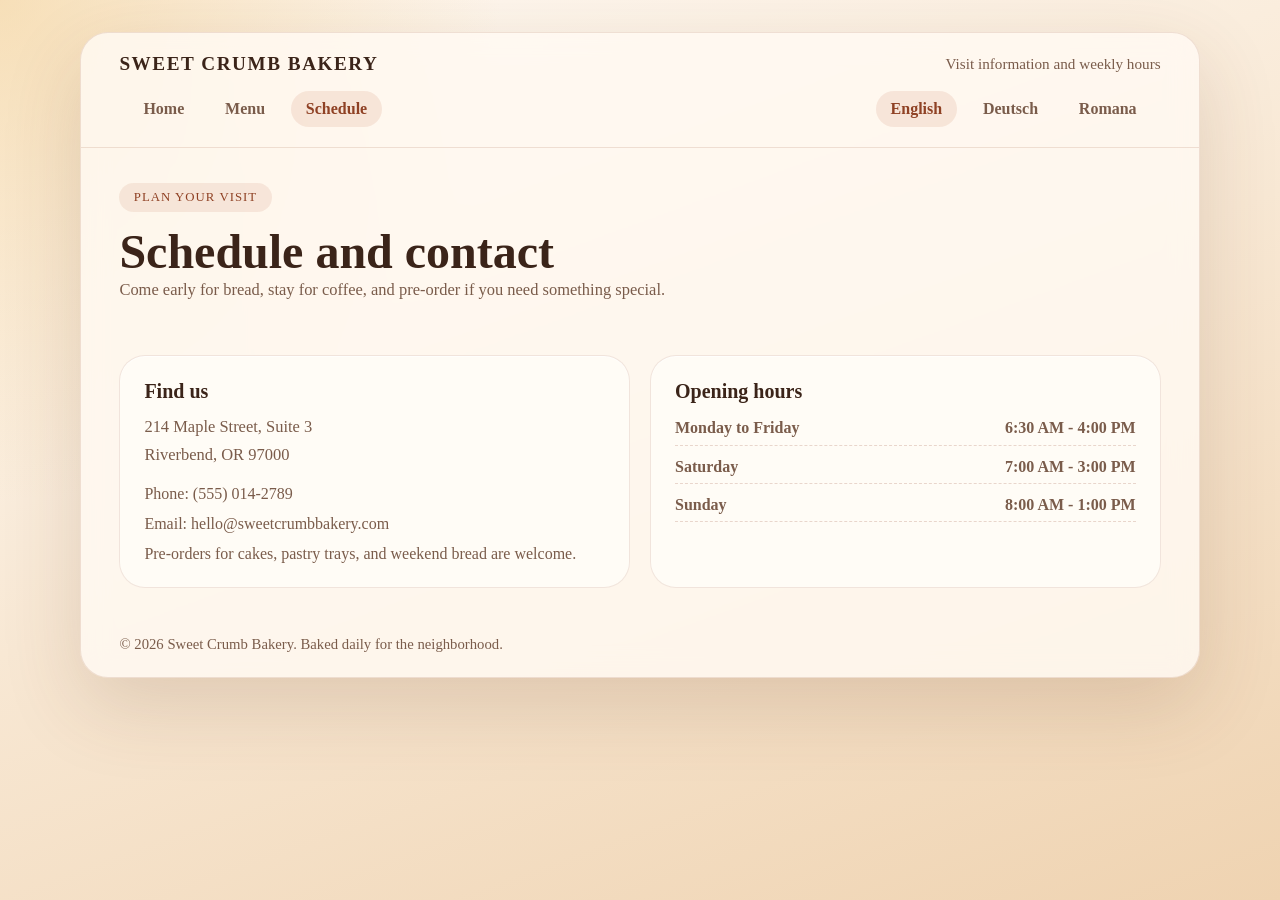
<file: schedule.html>
<!DOCTYPE html>
<html lang="en">
<head>
  <meta charset="UTF-8" />
  <meta name="viewport" content="width=device-width, initial-scale=1.0" />
  <meta name="description" content="Visit Sweet Crumb Bakery and see opening hours, address, and contact details." />
  <title>Sweet Crumb Bakery | Schedule</title>
  <link rel="stylesheet" href="styles.css" />
</head>
<body>
  <main class="page">
    <header class="topbar">
      <div class="brand">Sweet Crumb Bakery</div>
      <div class="status">Visit information and weekly hours</div>
    </header>
    <nav class="navbar" aria-label="Main navigation">
      <div class="nav-links">
        <a class="nav-link" href="index.html">Home</a>
        <a class="nav-link" href="menu.html">Menu</a>
        <a class="nav-link active" href="schedule.html">Schedule</a>
      </div>
      <div class="language-links" aria-label="Language navigation">
        <a class="language-link active" href="schedule.html" lang="en">English</a>
        <a class="language-link" href="schedule-de.html" lang="de">Deutsch</a>
        <a class="language-link" href="schedule-ro.html" lang="ro">Romana</a>
      </div>
    </nav>

    <section class="subhero">
      <span class="eyebrow">Plan your visit</span>
      <h2>Schedule and contact</h2>
      <p>Come early for bread, stay for coffee, and pre-order if you need something special.</p>
    </section>

    <section class="section">
      <div class="grid-2">
        <article class="panel">
          <h3>Find us</h3>
          <p>214 Maple Street, Suite 3<br />Riverbend, OR 97000</p>
          <div class="list">
            <span>Phone: (555) 014-2789</span>
            <span>Email: hello@sweetcrumbbakery.com</span>
            <span>Pre-orders for cakes, pastry trays, and weekend bread are welcome.</span>
          </div>
        </article>
        <article class="panel">
          <h3>Opening hours</h3>
          <div class="list">
            <span class="hours-row"><strong>Monday to Friday</strong><strong>6:30 AM - 4:00 PM</strong></span>
            <span class="hours-row"><strong>Saturday</strong><strong>7:00 AM - 3:00 PM</strong></span>
            <span class="hours-row"><strong>Sunday</strong><strong>8:00 AM - 1:00 PM</strong></span>
          </div>
        </article>
      </div>
    </section>

    <footer class="footer">
      &copy; <span data-year></span> Sweet Crumb Bakery. Baked daily for the neighborhood.
    </footer>
  </main>
  <script src="script.js"></script>
</body>
</html>
</file>
<file: styles.css>
:root {
  --cream: #fbf2e5;
  --paper: rgba(255, 250, 242, 0.84);
  --surface: rgba(255, 252, 247, 0.92);
  --ink: #3b2419;
  --muted: #7a5c4b;
  --accent: #b85c38;
  --accent-dark: #8f4124;
  --gold: #f0c987;
  --line: rgba(143, 65, 36, 0.14);
  --shadow: rgba(99, 58, 31, 0.16);
}

* { box-sizing: border-box; margin: 0; padding: 0; }

body {
  font-family: Georgia, "Times New Roman", serif;
  background:
    radial-gradient(circle at top left, rgba(240, 201, 135, 0.55), transparent 32%),
    linear-gradient(160deg, #fffaf4 0%, #f8e8d4 48%, #efd3b1 100%);
  color: var(--ink);
  min-height: 100vh;
  padding: 2rem;
}

a {
  color: inherit;
  text-decoration: none;
}

.page {
  max-width: 1120px;
  margin: 0 auto;
  background: var(--paper);
  backdrop-filter: blur(14px);
  border: 1px solid var(--line);
  border-radius: 28px;
  overflow: hidden;
  box-shadow: 0 28px 80px var(--shadow);
}

.topbar,
.hero,
.section,
.footer,
.subhero {
  padding-left: clamp(1.25rem, 3vw, 3rem);
  padding-right: clamp(1.25rem, 3vw, 3rem);
}

.topbar {
  display: flex;
  justify-content: space-between;
  align-items: center;
  gap: 1rem;
  padding-top: 1.25rem;
  padding-bottom: 1rem;
  color: var(--muted);
}

.brand {
  font-size: 1.2rem;
  font-weight: 700;
  letter-spacing: 0.08em;
  text-transform: uppercase;
  color: var(--ink);
}

.status {
  font-size: 0.95rem;
}

.navbar {
  display: flex;
  justify-content: space-between;
  align-items: center;
  gap: 1rem;
  padding: 0 3rem 1.25rem;
  border-bottom: 1px solid var(--line);
  flex-wrap: wrap;
}

.nav-links,
.language-links {
  display: flex;
  gap: 0.75rem;
  flex-wrap: wrap;
}

.nav-link,
.language-link {
  padding: 0.55rem 0.9rem;
  border-radius: 999px;
  color: var(--muted);
  font-weight: 700;
}

.nav-link.active,
.language-link.active {
  background: rgba(184, 92, 56, 0.12);
  color: var(--accent-dark);
}

.hero {
  display: grid;
  grid-template-columns: 1.2fr 0.8fr;
  gap: 2rem;
  padding-top: 2.5rem;
  padding-bottom: 2.5rem;
  align-items: center;
}

.subhero {
  padding-top: 2.2rem;
  padding-bottom: 1.2rem;
}

.eyebrow {
  display: inline-block;
  background: rgba(184, 92, 56, 0.11);
  color: var(--accent-dark);
  padding: 0.45rem 0.9rem;
  border-radius: 999px;
  font-size: 0.8rem;
  letter-spacing: 0.08em;
  text-transform: uppercase;
  margin-bottom: 1rem;
}

h1 {
  font-size: clamp(2.75rem, 7vw, 5.5rem);
  line-height: 0.95;
  margin-bottom: 1rem;
}

h2 {
  font-size: clamp(1.9rem, 4vw, 3rem);
  line-height: 1;
}

h3 {
  font-size: 1.25rem;
  margin-bottom: 0.6rem;
}

p {
  color: var(--muted);
  line-height: 1.7;
  font-size: 1.03rem;
}

.hero-copy p,
.subhero p {
  max-width: 42rem;
}

.cta-row {
  display: flex;
  gap: 1rem;
  flex-wrap: wrap;
  margin: 1.5rem 0;
}

.button {
  display: inline-flex;
  align-items: center;
  justify-content: center;
  padding: 0.9rem 1.3rem;
  border-radius: 999px;
  font-weight: 700;
  transition: transform 0.2s ease, box-shadow 0.2s ease;
}

.button.primary {
  background: var(--accent);
  color: #fffaf5;
  box-shadow: 0 16px 30px rgba(184, 92, 56, 0.25);
}

.button.secondary {
  border: 1px solid rgba(143, 65, 36, 0.22);
  color: var(--ink);
  background: rgba(255, 255, 255, 0.5);
}

.button:hover {
  transform: translateY(-2px);
  box-shadow: 0 18px 34px rgba(99, 58, 31, 0.18);
}

.hero-notes {
  display: flex;
  gap: 1.5rem;
  flex-wrap: wrap;
  color: var(--muted);
  font-size: 0.95rem;
}

.hero-card,
.panel,
.card {
  background: linear-gradient(180deg, #fff8ef 0%, #f4dfc6 100%);
  border-radius: 26px;
  padding: 1.5rem;
  border: 1px solid rgba(143, 65, 36, 0.12);
  box-shadow: inset 0 1px 0 rgba(255, 255, 255, 0.7);
}

.card,
.panel {
  background: var(--surface);
}

.pastry-art {
  aspect-ratio: 4 / 5;
  border-radius: 20px;
  background:
    radial-gradient(circle at 30% 28%, #f8d9a7 0, #f8d9a7 16%, transparent 17%),
    radial-gradient(circle at 68% 36%, #d98a54 0, #d98a54 18%, transparent 19%),
    radial-gradient(circle at 48% 67%, #8b4a2d 0, #8b4a2d 18%, transparent 19%),
    radial-gradient(circle at 30% 28%, rgba(255, 255, 255, 0.45) 0, rgba(255, 255, 255, 0.45) 8%, transparent 9%),
    linear-gradient(145deg, #f8ead7 0%, #eabf89 100%);
  position: relative;
  overflow: hidden;
  margin-bottom: 1rem;
}

.pastry-art::after {
  content: attr(data-label);
  position: absolute;
  right: 1rem;
  bottom: 1rem;
  background: rgba(59, 36, 25, 0.72);
  color: #fffaf2;
  padding: 0.5rem 0.8rem;
  border-radius: 999px;
  font-size: 0.78rem;
  letter-spacing: 0.06em;
  text-transform: uppercase;
}

.card-caption {
  display: flex;
  justify-content: space-between;
  gap: 1rem;
  font-size: 0.95rem;
  color: var(--muted);
}

.section {
  padding-top: 2rem;
  padding-bottom: 2rem;
}

.section-heading {
  display: flex;
  justify-content: space-between;
  align-items: end;
  gap: 1rem;
  margin-bottom: 1.5rem;
}

.grid-3,
.grid-2 {
  display: grid;
  gap: 1.25rem;
}

.grid-3 {
  grid-template-columns: repeat(3, minmax(0, 1fr));
}

.grid-2 {
  grid-template-columns: repeat(2, minmax(0, 1fr));
}

.price {
  margin-top: 1rem;
  color: var(--accent-dark);
  font-weight: 700;
}

.list {
  display: grid;
  gap: 0.75rem;
  margin-top: 1rem;
  color: var(--muted);
}

.hours-row {
  display: flex;
  justify-content: space-between;
  gap: 1rem;
  border-bottom: 1px dashed rgba(143, 65, 36, 0.2);
  padding-bottom: 0.45rem;
}

.footer {
  padding-top: 1rem;
  padding-bottom: 1.5rem;
  color: var(--muted);
  font-size: 0.92rem;
}

@media (max-width: 860px) {
  .hero,
  .grid-3,
  .grid-2 {
    grid-template-columns: 1fr;
  }

  .topbar,
  .navbar,
  .section-heading,
  .card-caption {
    align-items: start;
    flex-direction: column;
  }

  .navbar {
    padding-left: 1.25rem;
    padding-right: 1.25rem;
  }
}

@media (max-width: 560px) {
  body { padding: 1rem; }
  h1 { font-size: 2.5rem; }
  .cta-row { flex-direction: column; }
  .button { width: 100%; }
}
</file>
<file: s3_bucket/styles.css>
:root {
  --cream: #fbf2e5;
  --paper: rgba(255, 250, 242, 0.84);
  --surface: rgba(255, 252, 247, 0.92);
  --ink: #3b2419;
  --muted: #7a5c4b;
  --accent: #b85c38;
  --accent-dark: #8f4124;
  --gold: #f0c987;
  --line: rgba(143, 65, 36, 0.14);
  --shadow: rgba(99, 58, 31, 0.16);
}

* { box-sizing: border-box; margin: 0; padding: 0; }

body {
  font-family: Georgia, "Times New Roman", serif;
  background:
    radial-gradient(circle at top left, rgba(240, 201, 135, 0.55), transparent 32%),
    linear-gradient(160deg, #fffaf4 0%, #f8e8d4 48%, #efd3b1 100%);
  color: var(--ink);
  min-height: 100vh;
  padding: 2rem;
}

a {
  color: inherit;
  text-decoration: none;
}

.page {
  max-width: 1120px;
  margin: 0 auto;
  background: var(--paper);
  backdrop-filter: blur(14px);
  border: 1px solid var(--line);
  border-radius: 28px;
  overflow: hidden;
  box-shadow: 0 28px 80px var(--shadow);
}

.topbar,
.hero,
.section,
.footer,
.subhero {
  padding-left: clamp(1.25rem, 3vw, 3rem);
  padding-right: clamp(1.25rem, 3vw, 3rem);
}

.topbar {
  display: flex;
  justify-content: space-between;
  align-items: center;
  gap: 1rem;
  padding-top: 1.25rem;
  padding-bottom: 1rem;
  color: var(--muted);
}

.brand {
  font-size: 1.2rem;
  font-weight: 700;
  letter-spacing: 0.08em;
  text-transform: uppercase;
  color: var(--ink);
}

.status {
  font-size: 0.95rem;
}

.navbar {
  display: flex;
  justify-content: space-between;
  align-items: center;
  gap: 1rem;
  padding: 0 3rem 1.25rem;
  border-bottom: 1px solid var(--line);
  flex-wrap: wrap;
}

.nav-links,
.language-links {
  display: flex;
  gap: 0.75rem;
  flex-wrap: wrap;
}

.nav-link,
.language-link {
  padding: 0.55rem 0.9rem;
  border-radius: 999px;
  color: var(--muted);
  font-weight: 700;
}

.nav-link.active,
.language-link.active {
  background: rgba(184, 92, 56, 0.12);
  color: var(--accent-dark);
}

.hero {
  display: grid;
  grid-template-columns: 1.2fr 0.8fr;
  gap: 2rem;
  padding-top: 2.5rem;
  padding-bottom: 2.5rem;
  align-items: center;
}

.subhero {
  padding-top: 2.2rem;
  padding-bottom: 1.2rem;
}

.eyebrow {
  display: inline-block;
  background: rgba(184, 92, 56, 0.11);
  color: var(--accent-dark);
  padding: 0.45rem 0.9rem;
  border-radius: 999px;
  font-size: 0.8rem;
  letter-spacing: 0.08em;
  text-transform: uppercase;
  margin-bottom: 1rem;
}

h1 {
  font-size: clamp(2.75rem, 7vw, 5.5rem);
  line-height: 0.95;
  margin-bottom: 1rem;
}

h2 {
  font-size: clamp(1.9rem, 4vw, 3rem);
  line-height: 1;
}

h3 {
  font-size: 1.25rem;
  margin-bottom: 0.6rem;
}

p {
  color: var(--muted);
  line-height: 1.7;
  font-size: 1.03rem;
}

.hero-copy p,
.subhero p {
  max-width: 42rem;
}

.cta-row {
  display: flex;
  gap: 1rem;
  flex-wrap: wrap;
  margin: 1.5rem 0;
}

.button {
  display: inline-flex;
  align-items: center;
  justify-content: center;
  padding: 0.9rem 1.3rem;
  border-radius: 999px;
  font-weight: 700;
  transition: transform 0.2s ease, box-shadow 0.2s ease;
}

.button.primary {
  background: var(--accent);
  color: #fffaf5;
  box-shadow: 0 16px 30px rgba(184, 92, 56, 0.25);
}

.button.secondary {
  border: 1px solid rgba(143, 65, 36, 0.22);
  color: var(--ink);
  background: rgba(255, 255, 255, 0.5);
}

.button:hover {
  transform: translateY(-2px);
  box-shadow: 0 18px 34px rgba(99, 58, 31, 0.18);
}

.hero-notes {
  display: flex;
  gap: 1.5rem;
  flex-wrap: wrap;
  color: var(--muted);
  font-size: 0.95rem;
}

.hero-card,
.panel,
.card {
  background: linear-gradient(180deg, #fff8ef 0%, #f4dfc6 100%);
  border-radius: 26px;
  padding: 1.5rem;
  border: 1px solid rgba(143, 65, 36, 0.12);
  box-shadow: inset 0 1px 0 rgba(255, 255, 255, 0.7);
}

.card,
.panel {
  background: var(--surface);
}

.pastry-art {
  aspect-ratio: 4 / 5;
  border-radius: 20px;
  background:
    radial-gradient(circle at 30% 28%, #f8d9a7 0, #f8d9a7 16%, transparent 17%),
    radial-gradient(circle at 68% 36%, #d98a54 0, #d98a54 18%, transparent 19%),
    radial-gradient(circle at 48% 67%, #8b4a2d 0, #8b4a2d 18%, transparent 19%),
    radial-gradient(circle at 30% 28%, rgba(255, 255, 255, 0.45) 0, rgba(255, 255, 255, 0.45) 8%, transparent 9%),
    linear-gradient(145deg, #f8ead7 0%, #eabf89 100%);
  position: relative;
  overflow: hidden;
  margin-bottom: 1rem;
}

.pastry-art::after {
  content: attr(data-label);
  position: absolute;
  right: 1rem;
  bottom: 1rem;
  background: rgba(59, 36, 25, 0.72);
  color: #fffaf2;
  padding: 0.5rem 0.8rem;
  border-radius: 999px;
  font-size: 0.78rem;
  letter-spacing: 0.06em;
  text-transform: uppercase;
}

.card-caption {
  display: flex;
  justify-content: space-between;
  gap: 1rem;
  font-size: 0.95rem;
  color: var(--muted);
}

.section {
  padding-top: 2rem;
  padding-bottom: 2rem;
}

.section-heading {
  display: flex;
  justify-content: space-between;
  align-items: end;
  gap: 1rem;
  margin-bottom: 1.5rem;
}

.grid-3,
.grid-2 {
  display: grid;
  gap: 1.25rem;
}

.grid-3 {
  grid-template-columns: repeat(3, minmax(0, 1fr));
}

.grid-2 {
  grid-template-columns: repeat(2, minmax(0, 1fr));
}

.price {
  margin-top: 1rem;
  color: var(--accent-dark);
  font-weight: 700;
}

.list {
  display: grid;
  gap: 0.75rem;
  margin-top: 1rem;
  color: var(--muted);
}

.hours-row {
  display: flex;
  justify-content: space-between;
  gap: 1rem;
  border-bottom: 1px dashed rgba(143, 65, 36, 0.2);
  padding-bottom: 0.45rem;
}

.footer {
  padding-top: 1rem;
  padding-bottom: 1.5rem;
  color: var(--muted);
  font-size: 0.92rem;
}

@media (max-width: 860px) {
  .hero,
  .grid-3,
  .grid-2 {
    grid-template-columns: 1fr;
  }

  .topbar,
  .navbar,
  .section-heading,
  .card-caption {
    align-items: start;
    flex-direction: column;
  }

  .navbar {
    padding-left: 1.25rem;
    padding-right: 1.25rem;
  }
}

@media (max-width: 560px) {
  body { padding: 1rem; }
  h1 { font-size: 2.5rem; }
  .cta-row { flex-direction: column; }
  .button { width: 100%; }
}
</file>
